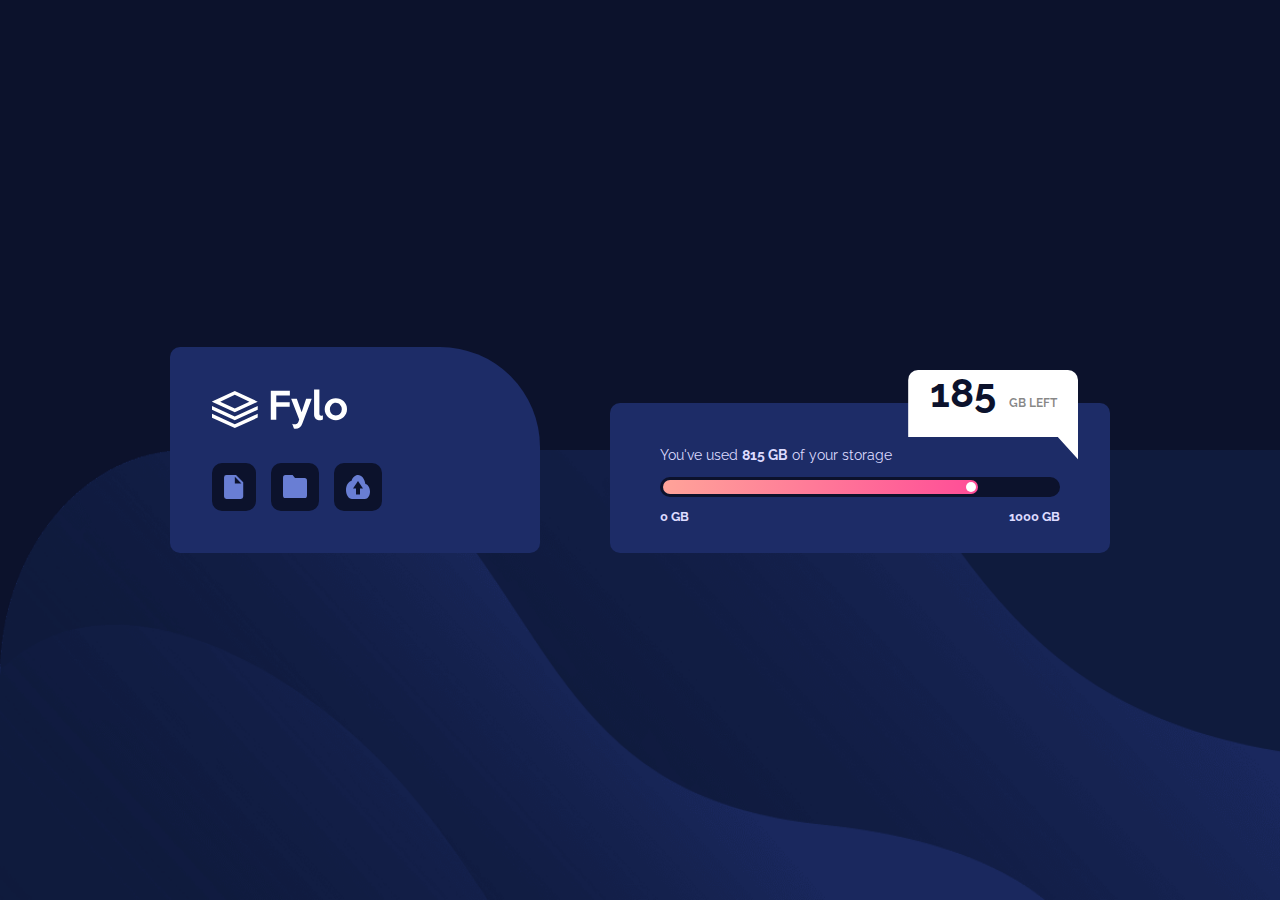
<file: index.html>
<!DOCTYPE html>
<html lang="en">
	<head>
		<meta charset="UTF-8" />
		<meta http-equiv="X-UA-Compatible" content="IE=edge" />
		<meta name="viewport" content="width=device-width, initial-scale=1.0" />
		<title>Flyo Data</title>
		<link rel="stylesheet" href="css/normalize.css" />
		<link rel="stylesheet" href="css/styles.css" />
		<link rel="preconnect" href="https://fonts.googleapis.com" />
		<link rel="preconnect" href="https://fonts.gstatic.com" crossorigin />
		<link
			href="https://fonts.googleapis.com/css2?family=Raleway:wght@400;700&display=swap"
			rel="stylesheet"
		/>
	</head>
	<body>
		<main class="container">
			<section class="top">
				<img src="/images/logo.svg" alt="" class="logo" />
				<div class="icons">
					<img src="/images/icon-document.svg" alt="" />
					<img src="/images/icon-folder.svg" alt="" />
					<img src="/images/icon-upload.svg" alt="" />
				</div>
			</section>
			<section class="bottom">
				<div class="bottom-content">
					<p>You've used <span>815 GB</span> of your storage</p>
					<div class="blue-bar">
						<div class="gradient-bar">
							<div class="white-bar"></div>
						</div>
					</div>
					<div class="stats">
						<p>0 GB</p>
						<p>1000 GB</p>
					</div>
				</div>
				<div class="remaining">
					<p><span class="special">185</span> GB LEFT</p>
				</div>
			</section>
		</main>
	</body>
</html>
</file>
<file: css/styles.css>
/* Colors */

:root {
	--clr-pale-blue: hsl(243, 100%, 93%);
	--clr-grayish-blue: hsl(229, 7%, 55%);
	--clr-dark-blue: hsl(228, 56%, 26%);
	--clr-vDark-blue: hsl(229, 57%, 11%);
}

/* General styling */

* {
	box-sizing: border-box;
}
html {
	font-size: 62.5%;
}
body {
	font-size: 1.4rem;
	font-family: "Raleway", sans-serif;
	background-image: url(/images/bg-mobile.png);
	background-repeat: no-repeat;
	background-position: 75%;
	background-size: cover;
	height: 100vh;
	display: flex;
	justify-content: center;
	align-items: center;
}
.container {
	width: 100%;
	max-width: 44rem;
}

/* Top */

.top {
	background: var(--clr-dark-blue);
	border-radius: 10px 100px 10px 10px;
	width: 85%;
	max-width: 37rem;
	padding: 3em;
	margin: 0 auto 2rem;
}
.logo {
	margin-bottom: 3rem;
}
.icons {
	display: flex;
	gap: 1.5rem;
}
.icons img {
	background: var(--clr-vDark-blue);
	padding: 1.2rem;
	border-radius: 10px;
}

/* Bottom */

.bottom {
	background: var(--clr-dark-blue);
	width: 85%;
	height: auto;
	border-radius: 10px;
	margin: 0 auto;
	padding: 1em 1em 3em;
}
.bottom-content {
	color: var(--clr-pale-blue);
	display: flex;
	flex-direction: column;
	text-align: center;
	width: 90%;
	margin: 0 auto;
}
span {
	font-weight: bold;
}
.blue-bar {
	width: 100%;
	height: 20px;
	padding: 0.3rem;
	background: var(--clr-vDark-blue);
	border-radius: 10px;
	margin: 0 auto;
	display: flex;
	align-items: center;
}
.gradient-bar {
	width: 80%;
	height: 14px;
	padding: 0.2rem;
	border-radius: 10px;
	background: linear-gradient(to right, hsl(6, 100%, 80%), hsl(335, 100%, 65%));
	display: flex;
	align-items: center;
	justify-content: flex-end;
}
.white-bar {
	width: 1rem;
	height: 10px;
	border-radius: 10px;
	background: white;
}
.stats {
	display: flex;
	justify-content: space-between;
	font-weight: bold;
	font-size: 1.3rem;
}
.remaining {
	background: white;
	color: rgba(0, 0, 0, 0.473);
	border-radius: 10px;
	font-weight: bold;
	text-align: center;
	width: 50%;
	max-width: 23rem;
	position: absolute;
	top: 64rem;
	left: 50%;
	font-size: 1.2rem;
	transform: translateX(-50%);
}
.special {
	font-weight: bold;
	font-size: 4rem;
	color: var(--clr-vDark-blue);
	align-self: center;
	margin-right: 1rem;
}

/* Media Query */

@media screen and (min-width: 870px) {
	body {
		background-color: var(--clr-vDark-blue);
		background-image: url(/images/bg-desktop.png);
		background-position: bottom;
		background-size: 100% 50%;
	}
	.container {
		display: flex;
		gap: 1rem;
		width: 90%;
		max-width: 100rem;
		justify-content: center;
	}
	.top {
		margin-bottom: 0;
	}
	.bottom {
		height: 15rem;
		padding: 0 2em;
		align-self: flex-end;
		max-width: 50rem;
	}
	.bottom-content {
		margin-top: 3rem;
		text-align: left;
	}
	.remaining {
		clip-path: polygon(
			0% 0%,
			100% 0%,
			100% 75%,
			100% 75%,
			100% 100%,
			88% 75%,
			0% 75%
		);
		border-radius: 10px 10px 0 10px;
		position: relative;
		top: -18rem;
		left: 80%;
		height: 9rem;
		text-align: center;
		max-width: 17rem;
	}
}
</file>
